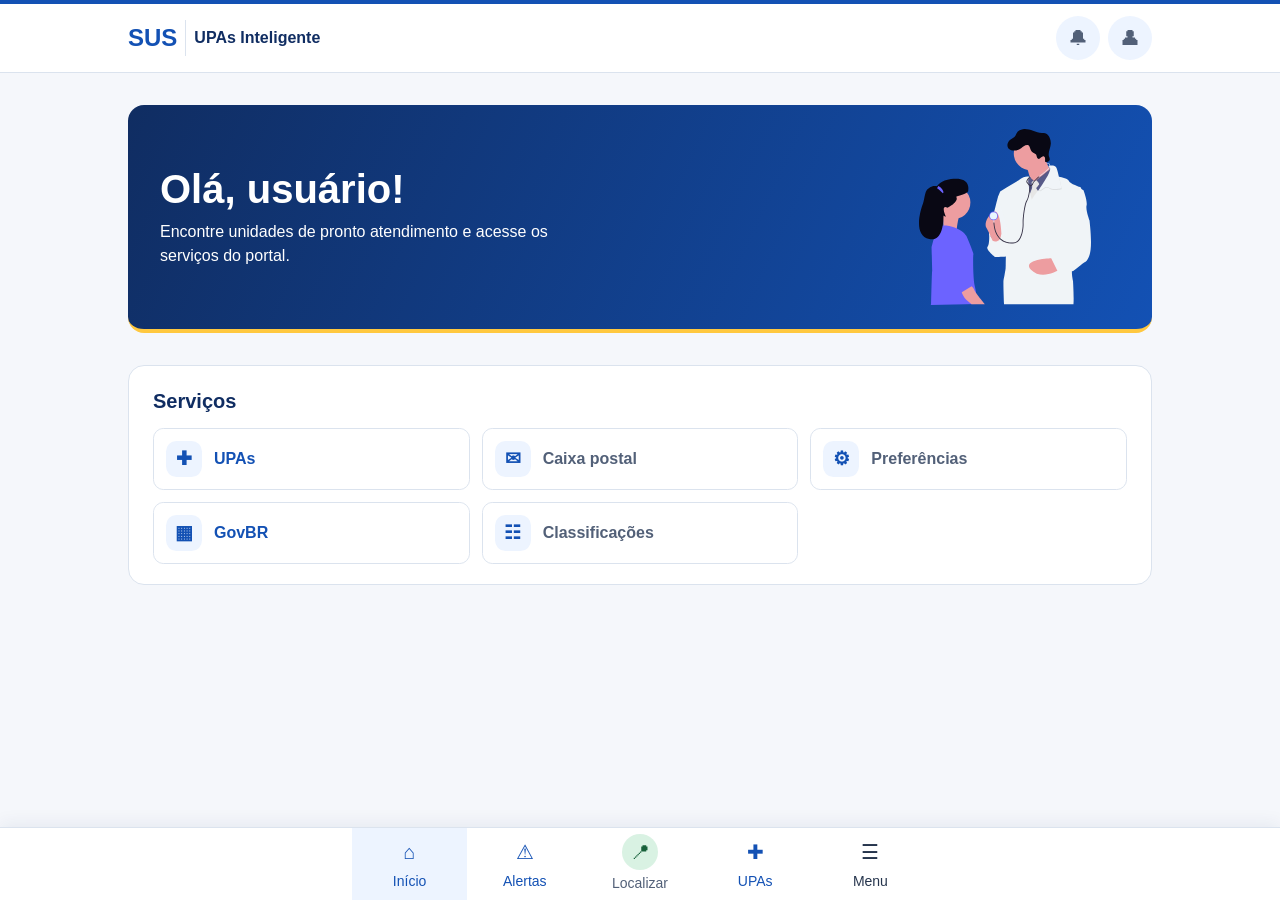
<file: index.html>
﻿<!DOCTYPE html>
<html lang="pt-BR">
<head>
    <meta charset="UTF-8">
    <meta name="viewport" content="width=device-width, initial-scale=1.0">
    <title>UPAs Inteligente</title>
    <link rel="stylesheet" href="style.css">
    <script src="script.js" defer></script>
</head>
<body id="inicio">
    <header class="cabecalho">
        <div class="limite linha">
            <a class="marca" href="#inicio">
                <span class="marca-sus">SUS</span>
                <span>UPAs Inteligente</span>
            </a>

            <div class="acoes">
                <button class="botao-icone" type="button" aria-label="Notificações" disabled>
                    <span aria-hidden="true">🔔︎</span>
                </button>
                <button class="botao-icone" type="button" aria-label="Perfil" disabled>
                    <span aria-hidden="true">👤︎</span>
                </button>
            </div>
        </div>
    </header>

    <main class="limite">
        <section class="saudacao" aria-labelledby="titulo">
            <div>
                <h1 id="titulo">Olá, usuário!</h1>
                <p>Encontre unidades de pronto atendimento e acesse os serviços do portal.</p>
            </div>
            <img src="assets/pessoas.svg" alt="">
        </section>

        <section class="servicos" aria-labelledby="titulo-servicos">
            <h2 id="titulo-servicos">Serviços</h2>
            
            <ul class="lista">
                <li>
                    <a class="servico" href="sa-upas-nicolas/listagem-upas/listagem.html">
                        <span class="icone" aria-hidden="true">✚</span> UPAs
                    </a>
                </li>
                <li>
                    <button class="servico" type="button" disabled>
                        <span class="icone" aria-hidden="true">✉</span> Caixa postal
                    </button>   
                </li>
                <li>
                    <button class="servico" type="button" disabled>
                        <span class="icone" aria-hidden="true">⚙︎</span> Preferências
                    </button>
                </li>
                <li>
                    <a class="servico" href="https://www.gov.br/pt-br">
                        <span class="icone" aria-hidden="true">▦</span> GovBR
                    </a>
                </li>
                <li>
                    <button class="servico" type="button" disabled>
                        <span class="icone" aria-hidden="true">☷</span> Classificações
                    </button>
                </li>
            </ul>
        </section>
    </main>

    <nav class="navegacao" aria-label="Navegação principal">
        <div class="limite atalhos">
            <a href="#inicio" aria-current="page">
                <span class="simbolo" aria-hidden="true">⌂</span> Início
            </a>
            <a href="sa-upas-nicolas/listagem-upas/triagem-alertas/triagem.html">
                <span class="simbolo" aria-hidden="true">⚠︎</span>
                Alertas
            </a>
            <button class="localizacao" type="button" disabled>
                <span class="simbolo" aria-hidden="true">📍︎</span> Localizar
            </button>
            <a href="sa-upas-nicolas/listagem-upas/listagem.html">
                <span class="simbolo" aria-hidden="true">✚</span> UPAs
            </a>
            <button id="abrir-menu" type="button" aria-haspopup="dialog" aria-controls="menu">
                <span class="simbolo" aria-hidden="true">☰</span> Menu
            </button>
        </div>
    </nav>

    <dialog id="menu" class="menu" aria-labelledby="titulo-menu">
        <div class="linha">
            <h2 id="titulo-menu">SUS</h2>
            <form method="dialog">
                <button class="botao-icone" aria-label="Fechar menu" autofocus>×</button>
            </form>
        </div>
        <p>Versão 6.7.6.7 beta</p>
        <ul class="lista">
            <li><button class="servico" type="button" disabled>Termos de uso e aviso de privacidade</button></li>
            <li><button class="servico" type="button" disabled>Sair do aplicativo</button></li>
            <li><button class="servico" type="button" disabled>Deslogar e sair</button></li>
        </ul>
    </dialog>
</body>
</html>
</file>
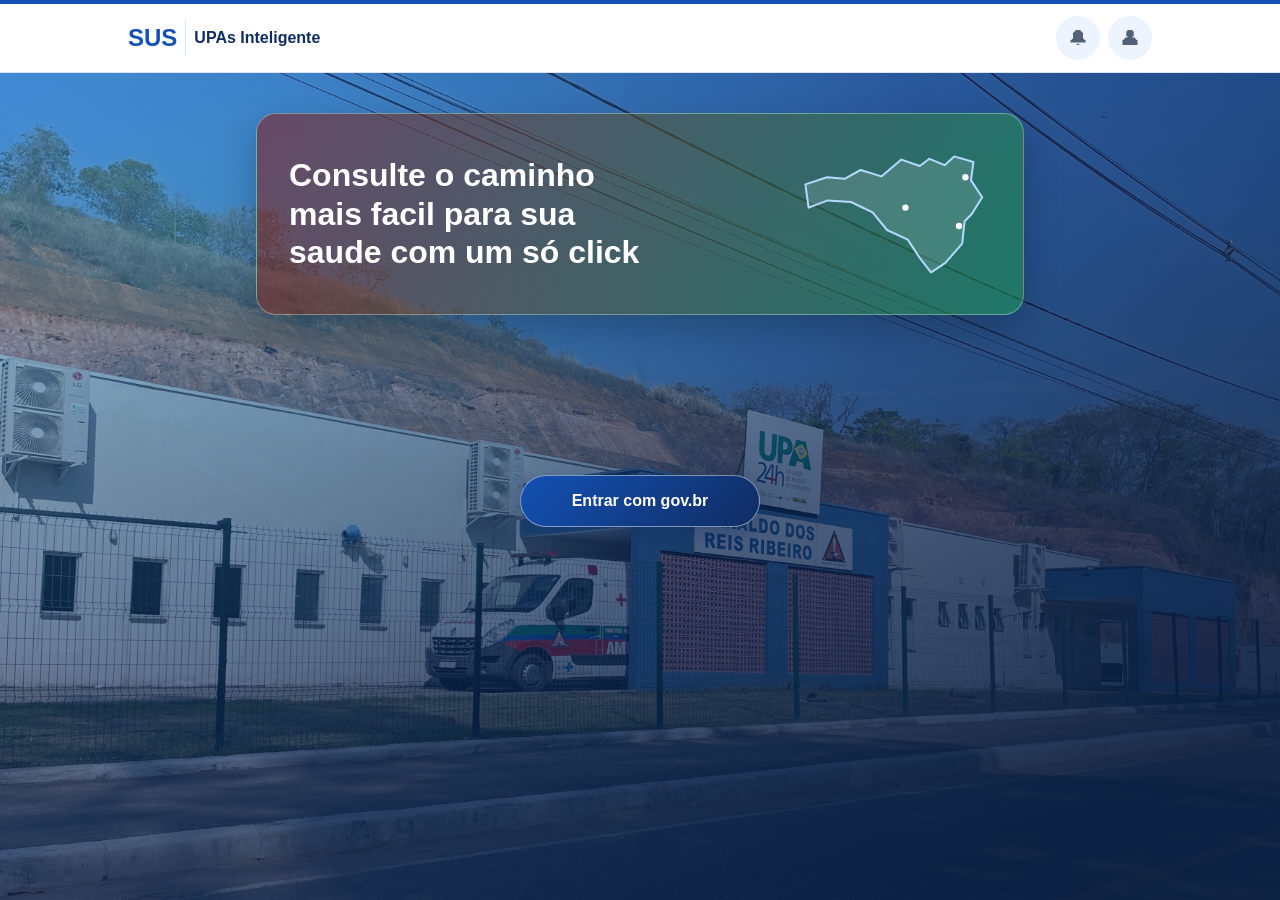
<file: login.html>
<!DOCTYPE html>
<html lang="pt-br">
<head>
    <meta charset="UTF-8">
    <meta name="viewport" content="width=device-width, initial-scale=1.0">
    <title>Login</title>
    <link rel="stylesheet" href="style.css">
</head>
<body class="login">
    <header class="cabecalho">
        <div class="limite linha">
            <a class="marca" href="#inicio">
                <span class="marca-sus">SUS</span>
                <span>UPAs Inteligente</span>
            </a>

            <div class="acoes">
                <button class="botao-icone" type="button" aria-label="Notificações" disabled>
                    <span aria-hidden="true">🔔︎</span>
                </button>
                <button class="botao-icone" type="button" aria-label="Perfil" disabled>
                    <span aria-hidden="true">👤︎</span>
                </button>
            </div>
        </div>
    </header>

    <section class="bannerSantaCatarina">
        <div>
            <p>Consulte o caminho mais facil para sua saude com um só click</p>
        </div>

        <img src="assets/santa-catarina.svg" alt="santa catarina">
    </section>

    <a href="https://sso.acesso.gov.br/login?client_id=www.gov.br&authorization_id=1a21faadf86" class="botãoLoginGov">Entrar com gov.br</a>


</body>
</html>
</file>
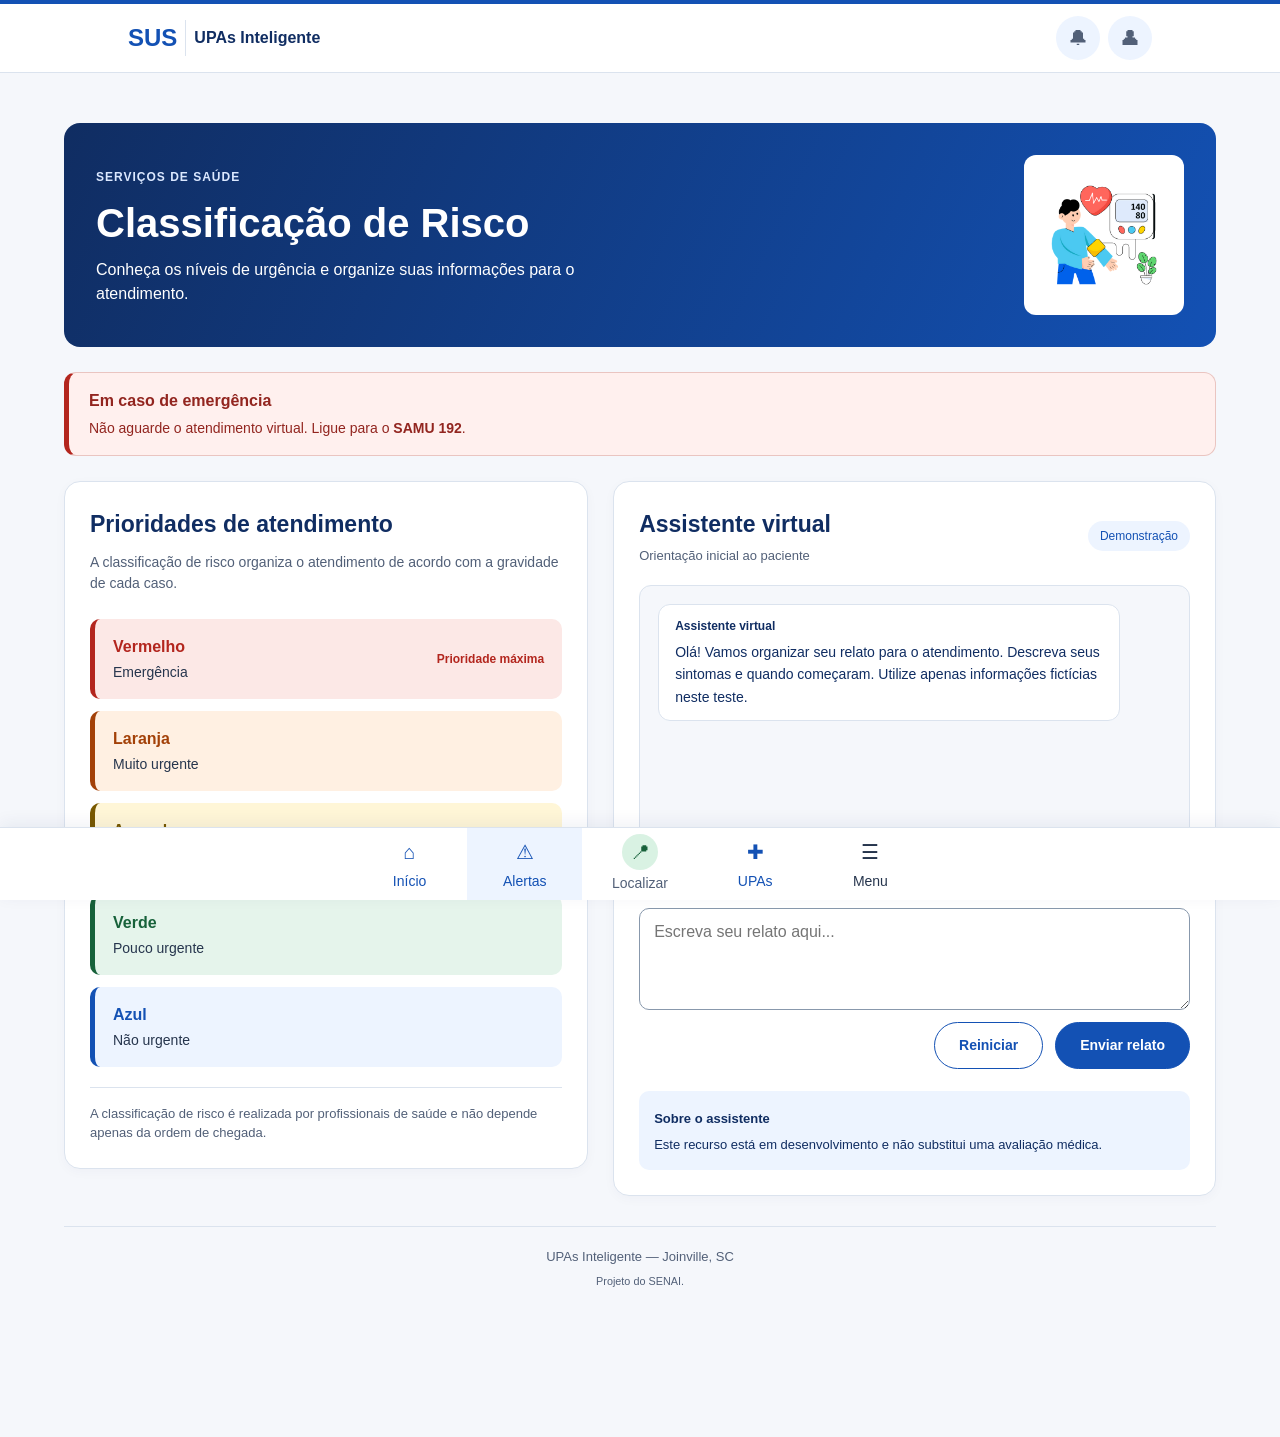
<file: sa-upas-nicolas/listagem-upas/triagem-alertas/triagem.html>
<!DOCTYPE html>
<html lang="pt-BR">

<head>
    <meta charset="UTF-8">
    <meta name="viewport" content="width=device-width, initial-scale=1.0">

    <title>Classificação de Risco | SUS</title>

    <link rel="stylesheet" href="styletriagem.css">
</head>

<body>

    <a class="pular-conteudo" href="#conteudo">
        Ir para o conteúdo principal
    </a>

    <header class="cabecalho">

        <div class="limite linha">

            <a class="marca" href="../../../index.html"
               aria-label="SUS UPAs Inteligente, página inicial">

                <span class="marca-sus">SUS</span>
                <span>UPAs Inteligente</span>

            </a>

            <div class="acoes">

                <button class="botao-icone" type="button"
                        aria-label="Notificações" disabled>

                    <span aria-hidden="true">🔔︎</span>

                </button>

                <button class="botao-icone" type="button"
                        aria-label="Perfil" disabled>

                    <span aria-hidden="true">👤︎</span>

                </button>

            </div>

        </div>

    </header>

    <main id="conteudo" tabindex="-1">

        <div class="caminho">

            <a href="../../../index.html"></a>

            <span></span>

            <span></span>

        </div>

        <section class="titulo">

            <div class="texto-titulo">

                <span class="identificacao">Serviços de saúde</span>

                <h1>Classificação de Risco</h1>

                <p>
                    Conheça os níveis de urgência e organize
                    suas informações para o atendimento.
                </p>

            </div>

            <div class="logo-upa">

                <img src="../imagens/triagem-imagem.webp"
                     alt="Imagem de triagem">

            </div>

        </section>

        <section class="aviso-emergencia">

            <strong>Em caso de emergência</strong>

            <p>
                Não aguarde o atendimento virtual.
                Ligue para o <a href="tel:192">SAMU 192</a>.
            </p>

        </section>

        <div class="container-triagem">

            <section class="classificacao">

                <h2>Prioridades de atendimento</h2>

                <p class="descricao">
                    A classificação de risco organiza o atendimento
                    de acordo com a gravidade de cada caso.
                </p>

                <ul class="lista-riscos">

                    <li class="risco vermelho">

                        <div>
                            <h3>Vermelho</h3>
                            <p>Emergência</p>
                        </div>

                        <span>Prioridade máxima</span>

                    </li>

                    <li class="risco laranja">

                        <div>
                            <h3>Laranja</h3>
                            <p>Muito urgente</p>
                        </div>

                    </li>

                    <li class="risco amarelo">

                        <div>
                            <h3>Amarelo</h3>
                            <p>Urgente</p>
                        </div>

                    </li>

                    <li class="risco verde">

                        <div>
                            <h3>Verde</h3>
                            <p>Pouco urgente</p>
                        </div>

                    </li>

                    <li class="risco azul">

                        <div>
                            <h3>Azul</h3>
                            <p>Não urgente</p>
                        </div>

                    </li>

                </ul>

                <p class="observacao">
                    A classificação de risco é realizada por profissionais
                    de saúde e não depende apenas da ordem de chegada.
                </p>

            </section>

            <section class="atendimento">

                <div class="titulo-atendimento">

                    <div>

                        <h2>Assistente virtual</h2>

                        <p>Orientação inicial ao paciente</p>

                    </div>

                    <span class="etiqueta">Demonstração</span>

                </div>

                <div class="conversa" id="conversa"
                     role="log"
                     aria-label="Histórico da conversa"
                     aria-live="polite"
                     tabindex="0">

                    <div class="mensagem assistente">

                        <strong>Assistente virtual</strong>

                        <p>
                            Olá! Vamos organizar seu relato para o
                            atendimento. Descreva seus sintomas e
                            quando começaram. Utilize apenas
                            informações fictícias neste teste.
                        </p>

                    </div>

                </div>

                <form id="form-triagem">

                    <label for="sintomas">
                        Descreva seus sintomas
                    </label>

                    <textarea id="sintomas"
                              name="sintomas"
                              rows="4"
                              maxlength="1000"
                              placeholder="Escreva seu relato aqui..."
                              aria-describedby="orientacao"
                              required></textarea>

                    <div class="botoes-atendimento">

                        <button type="button" id="reiniciar">
                            Reiniciar
                        </button>

                        <button type="submit" id="enviar">
                            Enviar relato
                        </button>

                    </div>

                </form>

                <div class="informacao" id="orientacao">

                    <strong>Sobre o assistente</strong>

                    <p>
                        Este recurso está em desenvolvimento e não
                        substitui uma avaliação médica.
                    </p>

                </div>

            </section>

        </div>

        <footer class="rodape">

            <p>UPAs Inteligente — Joinville, SC</p>

            <small>Projeto do SENAI.</small>

        </footer>

    </main>

    <nav class="navegacao" aria-label="Navegação principal">

        <div class="limite atalhos">

            <a href="../../../index.html">

                <span class="simbolo" aria-hidden="true">⌂</span>
                Início

            </a>

            <a href="triagem.html" aria-current="page">

                <span class="simbolo" aria-hidden="true">⚠︎</span>
                Alertas

            </a>

            <button class="localizacao" type="button" disabled>

                <span class="simbolo" aria-hidden="true">📍︎</span>
                Localizar

            </button>

            <a href="../listagem.html">

                <span class="simbolo" aria-hidden="true">✚</span>
                UPAs

            </a>

            <button id="abrir-menu"
                    type="button"
                    aria-haspopup="dialog"
                    aria-controls="menu"
                    aria-expanded="false">

                <span class="simbolo" aria-hidden="true">☰</span>
                Menu

            </button>

        </div>

    </nav>

    <dialog id="menu" class="menu"
            aria-labelledby="titulo-menu">

        <div class="linha">

            <h2 id="titulo-menu">SUS</h2>

            <form method="dialog">

                <button class="botao-icone"
                        aria-label="Fechar menu"
                        autofocus>

                    ×

                </button>

            </form>

        </div>

        <p>Versão 6.7.6.7 beta</p>

        <ul class="lista">

            <li>
                <button class="servico" type="button" disabled>
                    Termos de uso e aviso de privacidade
                </button>
            </li>

            <li>
                <button class="servico" type="button" disabled>
                    Sair do aplicativo
                </button>
            </li>

            <li>
                <button class="servico" type="button" disabled>
                    Deslogar e sair
                </button>
            </li>

        </ul>

    </dialog>

    <script src="triagemscript.js"></script>

</body>

</html>
</file>
<file: style.css>
﻿:root {
    --azul: #1351b4;
    --azul-escuro: #102d62;
    --azul-claro: #edf4ff;
    --fundo: #f5f7fb;
    --borda: #dbe3ee;
    --texto: #26354d;
}

* {
    box-sizing: border-box;
}

body {
    margin: 0;
    background: var(--fundo);
    color: var(--texto);
    font-family: Arial, sans-serif;
    line-height: 1.5;
    padding-bottom: calc(6rem + env(safe-area-inset-bottom));
}

h1, h2, p {
    margin: 0;
}

a {
    color: var(--azul);
    text-decoration: none;
}

button {
    color: inherit;
    font: inherit;
    cursor: pointer;
}

button:disabled {
    color: #526078;
    cursor: default;
}

:focus-visible {
    outline: 3px solid #a66300;
    outline-offset: 2px;
}

.limite {
    width: min(calc(100% - 2rem), 64rem);
    margin-inline: auto;
}

.linha {
    display: flex;
    align-items: center;
    justify-content: space-between;
    gap: .75rem;
}

.cabecalho {
    background: white;
    border-top: 4px solid var(--azul);
    border-bottom: 1px solid var(--borda);
}

.cabecalho .linha {
    min-height: 4.25rem;
}

.marca, .acoes {
    display: flex;
    align-items: center;
    gap: .5rem;
}

.marca {
    color: var(--azul-escuro);
    font-weight: bold;
}

.marca-sus {
    color: var(--azul);
    font-size: 1.5rem;
    border-right: 1px solid var(--borda);
    padding-right: .5rem;
}

.botao-icone {
    width: 2.75rem;
    height: 2.75rem;
    background: var(--azul-claro);
    border: 0;
    border-radius: 50%;
    font-size: 1.25rem;
    color: var(--azul);
}

.saudacao {
    display: grid;
    grid-template-columns: minmax(0, 1fr) 24%;
    align-items: center;
    gap: .5rem;
    margin-block: 1.25rem;
    min-height: 9.5rem;
    padding: 1.25rem;
    border-radius: 1rem;
    border-bottom: 4px solid #ffc83f;
    background: linear-gradient(115deg, #102d62, #1351b4);
    color: white;
}

.saudacao h1 {
    font-size: clamp(1.5rem, 5vw, 2.5rem);
    line-height: 1.15;
}

.saudacao p {
    margin-top: .5rem;
    max-width: 30ch;
}

.saudacao img {
    width: 100%;
    max-height: 11rem;
    object-fit: contain;
}

.servicos {
    background: white;
    border: 1px solid var(--borda);
    border-radius: 1rem;
    padding: .75rem 1rem;
}

h2 {
    color: var(--azul-escuro);
    font-size: 1.25rem;
}

.lista {
    list-style: none;
    margin: .5rem 0 0;
    padding: 0;
}

.lista li + li {
    border-top: 1px solid var(--borda);
}

.servico {
    display: flex;
    align-items: center;
    gap: .75rem;
    width: 100%;
    min-height: 3.25rem;
    padding: .45rem .25rem;
    border: 0;
    background: white;
    text-align: left;
    font-weight: bold;
}

.icone {
    display: grid;
    place-items: center;
    flex: 0 0 2.25rem;
    height: 2.25rem;
    border-radius: .65rem;
    background: var(--azul-claro);
    color: var(--azul);
    font-size: 1.2rem;
}

a.servico:hover, button.botao-icone:enabled:hover {
    background: var(--azul-claro);
}

.navegacao {
    position: fixed;
    inset: auto 0 0;
    padding-bottom: env(safe-area-inset-bottom);
    background: white;
    border-top: 1px solid var(--borda);
    box-shadow: 0 -4px 16px #102d6210;
}

.atalhos {
    width: min(100%, 36rem);
    display: grid;
    grid-template-columns: repeat(5, 1fr);
}

.atalhos a, .atalhos button {
    display: grid;
    justify-items: center;
    align-content: center;
    gap: .15rem;
    min-height: 4.5rem;
    padding: .25rem 0;
    border: 0;
    background: white;
    font-size: .875rem;
}

.atalhos [aria-current], .atalhos a:hover, .atalhos button:enabled:hover {
    background: var(--azul-claro);
    color: var(--azul);
}

.simbolo {
    display: grid;
    place-items: center;
    height: 2rem;
    font-size: 1.25rem;
    line-height: 1;
}

.localizacao .simbolo {
    width: 2.25rem;
    height: 2.25rem;
    border-radius: 50%;
    background: #d9f2e3;
    color: #17613a;
}

.menu {
    position: fixed;
    inset: 0 auto 0 0;
    width: min(85%, 22rem);
    max-height: none;
    height: 100%;
    margin: 0;
    padding: 1.25rem;
    border: 0;
    border-radius: 0 1rem 1rem 0;
    color: var(--texto);
}

.menu::backdrop {
    background: #10243a88;
}

.menu h2 {
    color: var(--azul);
    font-size: 1.75rem;
}

.menu p {
    margin-block: .5rem 1rem;
    color: #526078;
}

.menu .lista {
    border-top: 1px solid var(--borda);
}

/* Fim do css do index */

/*Começo do css do login */

.login {
    min-height: 100vh;
    min-height: 100dvh;
    background-color: var(--azul-escuro);
    background-image:
        radial-gradient(ellipse at 16% 22%, rgba(80, 214, 235, .24), transparent 48%),
        linear-gradient(150deg, rgba(19, 81, 180, .32), rgba(10, 31, 67, .92) 88%),
        url("assets/upa-timoteo-login.jpg");
    background-size: 100% 100%, 100% 100%, cover;
    background-position: center, center, 65% 65%;
    background-repeat: no-repeat;
}

.login .bannerSantaCatarina {
    width: min(calc(100% - 2rem), 48rem);
    margin: clamp(1.25rem, 4vw, 2.5rem) auto 0;
    display: grid;
    grid-template-columns: minmax(0, 1fr) clamp(4.5rem, 23vw, 12rem);
    align-items: center;
    gap: clamp(.75rem, 3vw, 2rem);
    padding: clamp(1rem, 4vw, 2rem);
    border: 1px solid rgba(199, 255, 233, .38);
    border-radius: 1.25rem;
    background: linear-gradient(115deg, rgba(138, 24, 24, 0.548), rgba(25, 156, 80, 0.548));
    box-shadow: 0 1rem 2rem rgba(6, 26, 46, .28);
    color: white;
}

.login .bannerSantaCatarina p {
    max-width: 26ch;    
    font-size: clamp(1.125rem, 3.5vw, 2rem);
    font-weight: 700;
    line-height: 1.2;
    text-wrap: balance;
}

.login .bannerSantaCatarina img {
    display: block;
    width: 100%;
    height: auto;
}

.login .botãoLoginGov {
    display: grid;
    place-items: center;
    width: min(calc(100% - 2rem), 15rem);
    min-height: 3.25rem;
    margin: clamp(1rem, 3vw, 1.5rem) auto 0;
    margin-top: 10rem;
    padding: .75rem 1.5rem;
    border: 1px solid #ffffff75;
    border-radius: 2rem;
    background: linear-gradient(135deg, var(--azul), var(--azul-escuro));
    box-shadow: 0 .5rem 1.25rem #102d6266;
    color: white;
    font-weight: bold;
    text-align: center;
}

.login .botãoLoginGov:hover {
    border-color: white;
    background: var(--azul);
}

.login .botãoLoginGov:focus-visible {
    outline-color: #ffc83f;
}

/* Começo da parte calculada do index. */

@media (min-width: 48rem) {
    .saudacao {
        min-height: 13rem;
        margin-block: 2rem;
        padding: 1.5rem 2rem;
    }

    .saudacao p {
        max-width: 44ch;
    }

    .servicos {
        padding: 1.25rem 1.5rem;
    }

    .servicos .lista {
        display: grid;
        grid-template-columns: repeat(3, 1fr);
        gap: .75rem;
        margin-top: .75rem;
    }

    .servicos .lista li {
        border: 1px solid var(--borda);
        border-radius: .65rem;
    }

    .servicos .servico {
        min-height: 3.75rem;
        padding: .5rem .75rem;
        border-radius: .65rem;
    }
}
</file>
<file: sa-upas-nicolas/listagem-upas/triagem-alertas/styletriagem.css>
:root {
    --azul: #1351b4;
    --azul-escuro: #102d62;
    --azul-claro: #edf4ff;
    --fundo: #f5f7fb;
    --borda: #dbe3ee;
    --texto: #26354d;
}

* {
    box-sizing: border-box;
}

html {
    scroll-padding-bottom: 7rem;
}

body {
    margin: 0;
    font-family: Arial, sans-serif;
    background-color: var(--fundo);
    color: var(--texto);
    line-height: 1.5;
    min-height: 100vh;
    display: flex;
    flex-direction: column;
    padding-bottom: calc(6rem + env(safe-area-inset-bottom));
}

a {
    color: var(--azul);
    text-decoration: none;
}

button {
    color: inherit;
    font: inherit;
    cursor: pointer;
}

button:disabled {
    color: #526078;
    cursor: default;
}

:focus-visible {
    outline: 3px solid #a66300;
    outline-offset: 2px;
}

.limite {
    width: min(calc(100% - 2rem), 64rem);
    margin: 0 auto;
}

.linha {
    display: flex;
    align-items: center;
    justify-content: space-between;
    gap: .75rem;
}

.cabecalho {
    background-color: white;
    border-top: 4px solid var(--azul);
    border-bottom: 1px solid var(--borda);
}

.cabecalho .linha {
    min-height: 4.25rem;
}

.marca,
.acoes {
    display: flex;
    align-items: center;
    gap: .5rem;
}

.marca {
    color: var(--azul-escuro);
    font-weight: bold;
}

.marca-sus {
    color: var(--azul);
    font-size: 1.5rem;
    border-right: 1px solid var(--borda);
    padding-right: .5rem;
}

.botao-icone {
    width: 2.75rem;
    height: 2.75rem;
    background-color: var(--azul-claro);
    border: none;
    border-radius: 50%;
    font-size: 1.25rem;
    color: var(--azul);
}

.botao-icone:enabled:hover {
    background-color: #dbe9ff;
}

main {
    width: 90%;
    max-width: 1200px;
    margin: 30px auto;
    flex: 1;
}

.caminho {
    display: flex;
    align-items: center;
    flex-wrap: wrap;
    gap: 12px;
    font-size: 14px;
    color: #526078;
    margin-bottom: 20px;
}

.caminho a:hover {
    text-decoration: underline;
}

.titulo {
    display: flex;
    align-items: center;
    justify-content: space-between;
    gap: 30px;
    background: linear-gradient(115deg, #102d62, #1351b4);
    color: white;
    padding: 32px;
    margin-bottom: 25px;
    border-radius: 16px;
}

.texto-titulo {
    flex: 1;
    min-width: 0;
}

.identificacao {
    color: #dbe8ff;
    font-size: 12px;
    font-weight: bold;
    letter-spacing: 1px;
    text-transform: uppercase;
}

.titulo h1 {
    font-size: 40px;
    font-weight: bold;
    line-height: 1.15;
    margin: 12px 0;
}

.titulo p {
    font-size: 16px;
    max-width: 500px;
    margin: 0;
}

.logo-upa {
    background-color: white;
    border-radius: 12px;
    padding: 15px;
    flex-shrink: 0;
}

.logo-upa img {
    display: block;
    width: 130px;
    height: 130px;
    object-fit: contain;
}

.aviso-emergencia {
    background-color: #fff0ee;
    color: #92251f;
    border: 1px solid #eac5c1;
    border-left: 5px solid #b3261e;
    border-radius: 12px;
    padding: 16px 20px;
    margin-bottom: 25px;
}

.aviso-emergencia strong {
    font-size: 16px;
}

.aviso-emergencia p {
    font-size: 14px;
    margin: 5px 0 0;
}

.aviso-emergencia a {
    color: #92251f;
    font-weight: bold;
    text-decoration: none;
}

.aviso-emergencia a:hover {
    color: #691510;
}

.container-triagem {
    display: grid;
    grid-template-columns: 1fr 1.15fr;
    gap: 25px;
    align-items: start;
}

.classificacao,
.atendimento {
    background-color: white;
    border: 1px solid var(--borda);
    border-radius: 16px;
    padding: 25px;
    min-width: 0;
    box-shadow: 0 3px 12px #102d6208;
}

.classificacao h2,
.atendimento h2 {
    font-size: 23px;
    color: var(--azul-escuro);
    margin: 0 0 10px;
}

.descricao {
    font-size: 14px;
    color: #526078;
    margin: 0 0 25px;
}

.lista-riscos {
    list-style: none;
    padding: 0;
    margin: 0;
}

.risco {
    display: flex;
    align-items: center;
    justify-content: space-between;
    gap: 10px;
    padding: 16px 18px;
    margin-bottom: 12px;
    border-left: 5px solid;
    border-radius: 10px;
}

.risco h3 {
    font-size: 16px;
    margin: 0 0 3px;
}

.risco p {
    font-size: 14px;
    color: var(--texto);
    margin: 0;
}

.risco span {
    font-size: 12px;
    font-weight: bold;
}

.vermelho {
    color: #b3261e;
    background-color: #fce8e6;
}

.laranja {
    color: #a34108;
    background-color: #fff0e2;
}

.amarelo {
    color: #795900;
    background-color: #fff6d7;
}

.verde {
    color: #17613a;
    background-color: #e5f4eb;
}

.azul {
    color: #1351b4;
    background-color: #edf4ff;
}

.observacao {
    font-size: 13px;
    color: #526078;
    border-top: 1px solid var(--borda);
    padding-top: 16px;
    margin: 20px 0 0;
}

.titulo-atendimento {
    display: flex;
    justify-content: space-between;
    align-items: center;
    flex-wrap: wrap;
    gap: 10px;
    margin-bottom: 20px;
}

.titulo-atendimento h2 {
    margin: 0 0 4px;
}

.titulo-atendimento p {
    color: #526078;
    font-size: 13px;
    margin: 0;
}

.etiqueta {
    background-color: var(--azul-claro);
    color: var(--azul);
    padding: 6px 12px;
    border-radius: 20px;
    font-size: 12px;
}

.conversa {
    display: flex;
    flex-direction: column;
    gap: 14px;
    height: 270px;
    overflow-y: auto;
    background-color: var(--fundo);
    border: 1px solid var(--borda);
    border-radius: 12px;
    padding: 18px;
    margin-bottom: 20px;
}

.mensagem {
    max-width: 90%;
    padding: 12px 16px;
    border-radius: 12px;
    font-size: 14px;
    overflow-wrap: anywhere;
    text-align: left;
    flex-shrink: 0;
}

.mensagem strong {
    display: block;
    font-size: 12px;
    margin-bottom: 6px;
    text-align: left;
}

.mensagem p {
    margin: 0;
    padding: 0;
    text-align: left;
    white-space: normal;
    line-height: 1.6;
}

.assistente {
    background-color: white;
    color: var(--azul-escuro);
    border: 1px solid var(--borda);
    align-self: flex-start;
}

.usuario {
    background-color: var(--azul);
    color: white;
    align-self: flex-end;
}

#form-triagem {
    display: flex;
    flex-direction: column;
    gap: 12px;
}

#form-triagem label {
    font-size: 14px;
    font-weight: bold;
    color: var(--azul-escuro);
}

#sintomas {
    width: 100%;
    min-height: 100px;
    padding: 14px;
    font-family: Arial, sans-serif;
    font-size: 16px;
    color: var(--texto);
    border: 1px solid #8898ac;
    border-radius: 10px;
    resize: vertical;
}

.botoes-atendimento {
    display: flex;
    justify-content: flex-end;
    gap: 12px;
}

#enviar,
#reiniciar {
    font-size: 14px;
    font-weight: bold;
    padding: 12px 24px;
    border-radius: 25px;
    border: 1px solid var(--azul);
}

#enviar {
    background-color: var(--azul);
    color: white;
}

#enviar:hover {
    background-color: var(--azul-escuro);
}

#reiniciar {
    background-color: white;
    color: var(--azul);
}

#reiniciar:hover {
    background-color: var(--azul-claro);
}

.informacao {
    background-color: var(--azul-claro);
    border-radius: 10px;
    padding: 15px;
    margin-top: 22px;
    color: var(--azul-escuro);
}

.informacao strong {
    font-size: 13px;
}

.informacao p {
    font-size: 13px;
    margin: 5px 0 0;
}

.rodape {
    margin-top: 30px;
    padding: 20px 0;
    border-top: 1px solid var(--borda);
    color: #526078;
    text-align: center;
    font-size: 13px;
}

.rodape p {
    margin: 0 0 5px;
}

.navegacao {
    position: fixed;
    inset: auto 0 0;
    padding-bottom: env(safe-area-inset-bottom);
    background-color: white;
    border-top: 1px solid var(--borda);
    box-shadow: 0 -4px 16px #102d6210;
    z-index: 10;
}

.atalhos {
    width: min(100%, 36rem);
    margin: 0 auto;
    display: grid;
    grid-template-columns: repeat(5, 1fr);
}

.atalhos a,
.atalhos button {
    display: grid;
    justify-items: center;
    align-content: center;
    gap: .15rem;
    min-height: 4.5rem;
    padding: .25rem 0;
    border: none;
    background-color: white;
    font-size: .875rem;
}

.atalhos [aria-current],
.atalhos a:hover,
.atalhos button:enabled:hover {
    background-color: var(--azul-claro);
    color: var(--azul);
}

.simbolo {
    display: grid;
    place-items: center;
    height: 2rem;
    font-size: 1.25rem;
    line-height: 1;
}

.localizacao .simbolo {
    width: 2.25rem;
    height: 2.25rem;
    border-radius: 50%;
    background-color: #d9f2e3;
    color: #17613a;
}

.menu {
    position: fixed;
    inset: 0 auto 0 0;
    width: min(85%, 22rem);
    max-height: none;
    height: 100%;
    margin: 0;
    padding: 1.25rem;
    border: none;
    border-radius: 0 1rem 1rem 0;
    color: var(--texto);
}

.menu::backdrop {
    background-color: #10243a88;
}

.menu h2 {
    color: var(--azul);
    font-size: 1.75rem;
    margin: 0;
}

.menu p {
    margin: .5rem 0 1rem;
    color: #526078;
}

.lista {
    list-style: none;
    padding: 0;
    margin: 0;
}

.menu .lista {
    border-top: 1px solid var(--borda);
}

.lista li + li {
    border-top: 1px solid var(--borda);
}

.servico {
    display: flex;
    align-items: center;
    width: 100%;
    min-height: 3.25rem;
    padding: 12px;
    border: none;
    background-color: white;
    text-align: left;
    font-weight: bold;
}

.pular-conteudo {
    position: fixed;
    top: -100px;
    left: 15px;
    padding: 12px 20px;
    background-color: var(--azul);
    color: white;
    font-weight: bold;
    border-radius: 6px;
    z-index: 100;
}

.pular-conteudo:focus {
    top: 10px;
}

@media (max-width: 768px) {

    main {
        margin: 20px auto;
    }

    .titulo {
        padding: 20px;
        gap: 15px;
    }

    .titulo h1 {
        font-size: 26px;
    }

    .titulo p {
        font-size: 14px;
    }

    .logo-upa {
        padding: 10px;
    }

    .logo-upa img {
        width: 75px;
        height: 75px;
    }

    .container-triagem {
        grid-template-columns: 1fr;
    }

    .classificacao,
    .atendimento {
        padding: 20px;
    }

    .atalhos a,
    .atalhos button {
        font-size: 12px;
    }
}

@media (max-width: 400px) {

    .titulo {
        flex-direction: column;
        align-items: flex-start;
    }

    .logo-upa {
        align-self: flex-end;
    }

    .botoes-atendimento {
        flex-direction: column;
    }

    #enviar,
    #reiniciar {
        width: 100%;
    }
}
</file>
